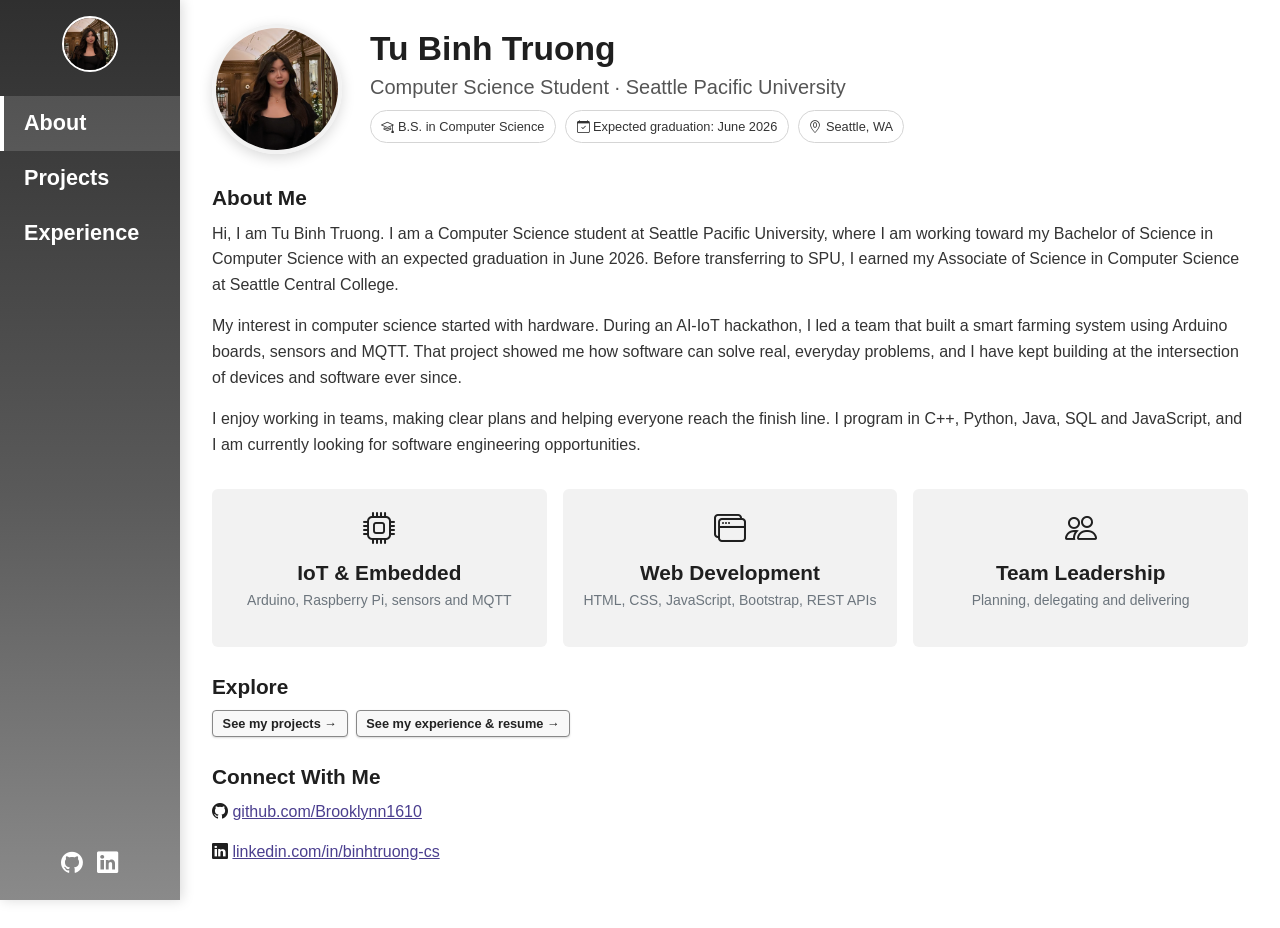
<file: index.html>
<!DOCTYPE html>
<html lang="en">
<head>
<meta charset="UTF-8">
<meta name="viewport" content="width=device-width, initial-scale=1">
<title>About | Tu Binh Truong</title>
<meta name="description" content="Tu Binh Truong, Computer Science student at Seattle Pacific University.">
<link rel="icon" href="images/favicon.svg" type="image/svg+xml">
<!-- Bootstrap 5.3 + Bootstrap Icons (getbootstrap.com) -->
<link href="https://cdn.jsdelivr.net/npm/bootstrap@5.3.3/dist/css/bootstrap.min.css" rel="stylesheet">
<link href="https://cdn.jsdelivr.net/npm/bootstrap-icons@1.11.3/font/bootstrap-icons.min.css" rel="stylesheet">
<link href="css/style.css" rel="stylesheet">
</head>
<body>
<!-- Sidebar navigation (layout based on the SPU ECS portfolio template) -->
<aside class="sidebar">
<a href="index.html" aria-label="Home"><img class="side-avatar" src="images/Screenshot%202026-11-09%20at%203.34.22PM.png" alt="Tu Binh Truong" onerror="this.onerror=null;this.src='images/avatar.svg'"></a>
<nav class="nav flex-column">
<a class="nav-link active" aria-current="page" href="index.html">About</a>
<a class="nav-link" href="projects.html">Projects</a>
<a class="nav-link" href="experience.html">Experience</a>
</nav>
<div class="social">
<a href="https://github.com/Brooklynn1610" target="_blank" rel="noopener" aria-label="GitHub profile"><i class="bi bi-github"></i></a>
<a href="https://www.linkedin.com/in/binhtruong-cs/" target="_blank" rel="noopener" aria-label="LinkedIn profile"><i class="bi bi-linkedin"></i></a>
</div>
</aside>

<main>
<div class="profile-head">
<img src="images/Screenshot%202026-11-09%20at%203.34.22PM.png" alt="Photo of Tu Binh Truong" onerror="this.onerror=null;this.src='images/avatar.svg'">
<div>
<h1>Tu Binh Truong</h1>
<p class="subtitle">Computer Science Student &middot; Seattle Pacific University</p>
<p class="mt-2 mb-0">
<span class="badge-skill"><i class="bi bi-mortarboard"></i> B.S. in Computer Science</span>
<span class="badge-skill"><i class="bi bi-calendar-check"></i> Expected graduation: June 2026</span>
<span class="badge-skill"><i class="bi bi-geo-alt"></i> Seattle, WA</span>
</p>
</div>
</div>

<h2 class="section-title">About Me</h2>
<div class="lead-text">
<p>Hi, I am Tu Binh Truong. I am a Computer Science student at Seattle Pacific University, where I am working toward my Bachelor of Science in Computer Science with an expected graduation in June 2026. Before transferring to SPU, I earned my Associate of Science in Computer Science at Seattle Central College.</p>
<p>My interest in computer science started with hardware. During an AI-IoT hackathon, I led a team that built a smart farming system using Arduino boards, sensors and MQTT. That project showed me how software can solve real, everyday problems, and I have kept building at the intersection of devices and software ever since.</p>
<p>I enjoy working in teams, making clear plans and helping everyone reach the finish line. I program in C++, Python, Java, SQL and JavaScript, and I am currently looking for software engineering opportunities.</p>
</div>

<div class="row g-3 mt-2">
<div class="col-md-4"><div class="info-card h-100 text-center"><i class="bi bi-cpu fs-2"></i><h2 class="h6 mt-2 mb-1">IoT &amp; Embedded</h2><p class="small text-secondary mb-0">Arduino, Raspberry Pi, sensors and MQTT</p></div></div>
<div class="col-md-4"><div class="info-card h-100 text-center"><i class="bi bi-window-stack fs-2"></i><h2 class="h6 mt-2 mb-1">Web Development</h2><p class="small text-secondary mb-0">HTML, CSS, JavaScript, Bootstrap, REST APIs</p></div></div>
<div class="col-md-4"><div class="info-card h-100 text-center"><i class="bi bi-people fs-2"></i><h2 class="h6 mt-2 mb-1">Team Leadership</h2><p class="small text-secondary mb-0">Planning, delegating and delivering</p></div></div>
</div>

<h2 class="section-title">Explore</h2>
<p><a class="btn btn-template me-2" href="projects.html">See my projects &rarr;</a><a class="btn btn-template" href="experience.html">See my experience &amp; resume &rarr;</a></p>

<h2 class="section-title">Connect With Me</h2>
<p class="connect"><i class="bi bi-github"></i> <a href="https://github.com/Brooklynn1610" target="_blank" rel="noopener">github.com/Brooklynn1610</a></p>
<p class="connect"><i class="bi bi-linkedin"></i> <a href="https://www.linkedin.com/in/binhtruong-cs/" target="_blank" rel="noopener">linkedin.com/in/binhtruong-cs</a></p>
</main>

<script src="https://cdn.jsdelivr.net/npm/bootstrap@5.3.3/dist/js/bootstrap.bundle.min.js"></script>
</body>
</html>
</file>
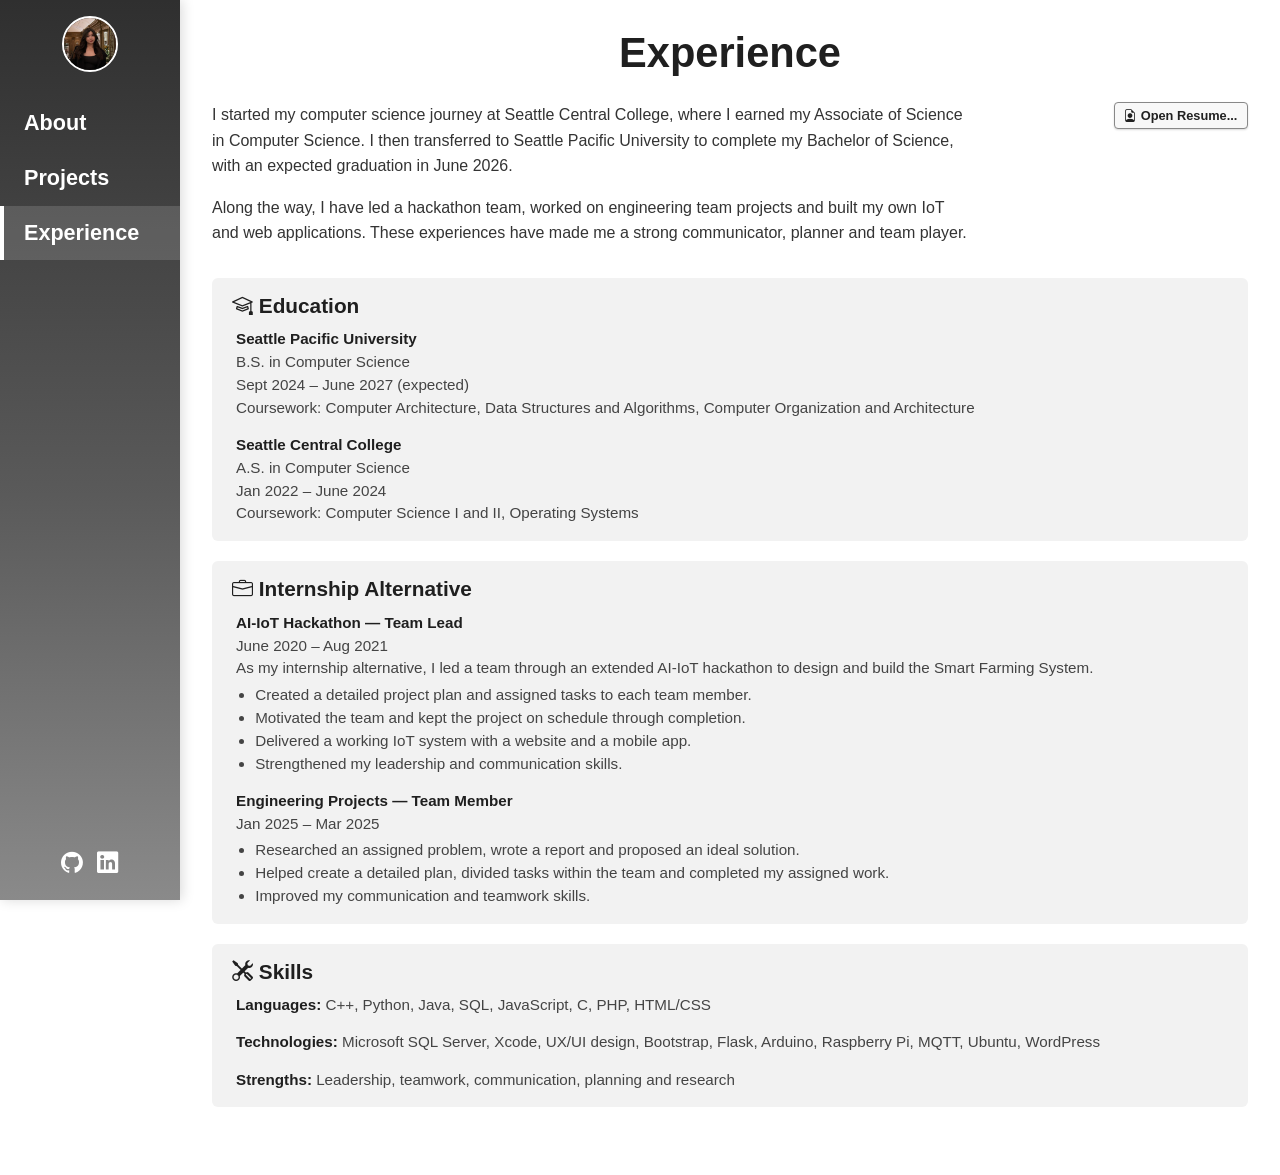
<file: experience.html>
<!DOCTYPE html>
<html lang="en">
<head>
<meta charset="UTF-8">
<meta name="viewport" content="width=device-width, initial-scale=1">
<title>Experience | Tu Binh Truong</title>
<meta name="description" content="Education, experience and resume of Tu Binh Truong.">
<link rel="icon" href="images/favicon.svg" type="image/svg+xml">
<!-- Bootstrap 5.3 + Bootstrap Icons (getbootstrap.com) -->
<link href="https://cdn.jsdelivr.net/npm/bootstrap@5.3.3/dist/css/bootstrap.min.css" rel="stylesheet">
<link href="https://cdn.jsdelivr.net/npm/bootstrap-icons@1.11.3/font/bootstrap-icons.min.css" rel="stylesheet">
<link href="css/style.css" rel="stylesheet">
</head>
<body>
<!-- Sidebar navigation (layout based on the SPU ECS portfolio template) -->
<aside class="sidebar">
<a href="index.html" aria-label="Home"><img class="side-avatar" src="images/Screenshot%202026-11-09%20at%203.34.22PM.png" alt="Tu Binh Truong" onerror="this.onerror=null;this.src='images/avatar.svg'"></a>
<nav class="nav flex-column">
<a class="nav-link" href="index.html">About</a>
<a class="nav-link" href="projects.html">Projects</a>
<a class="nav-link active" aria-current="page" href="experience.html">Experience</a>
</nav>
<div class="social">
<a href="https://github.com/Brooklynn1610" target="_blank" rel="noopener" aria-label="GitHub profile"><i class="bi bi-github"></i></a>
<a href="https://www.linkedin.com/in/binhtruong-cs/" target="_blank" rel="noopener" aria-label="LinkedIn profile"><i class="bi bi-linkedin"></i></a>
</div>
</aside>

<main>
<h1 class="page-title">Experience</h1>
<div class="d-flex flex-wrap justify-content-between align-items-start gap-3 mb-3">
<div class="lead-text flex-grow-1" style="max-width:760px">
<p>I started my computer science journey at Seattle Central College, where I earned my Associate of Science in Computer Science. I then transferred to Seattle Pacific University to complete my Bachelor of Science, with an expected graduation in June 2026.</p>
<p>Along the way, I have led a hackathon team, worked on engineering team projects and built my own IoT and web applications. These experiences have made me a strong communicator, planner and team player.</p>
</div>
<button class="btn btn-template" data-bs-toggle="modal" data-bs-target="#resumeModal"><i class="bi bi-file-earmark-person"></i> Open Resume...</button>
</div>

<div class="info-card">
<h2><i class="bi bi-mortarboard"></i> Education</h2>
<div class="entry"><strong>Seattle Pacific University</strong><br>B.S. in Computer Science<br>Sept 2024 – June 2027 (expected)<br>Coursework: Computer Architecture, Data Structures and Algorithms, Computer Organization and Architecture</div>
<div class="entry"><strong>Seattle Central College</strong><br>A.S. in Computer Science<br>Jan 2022 – June 2024<br>Coursework: Computer Science I and II, Operating Systems</div>
</div>

<div class="info-card">
<h2><i class="bi bi-briefcase"></i> Internship Alternative</h2>
<div class="entry"><strong>AI-IoT Hackathon &mdash; Team Lead</strong><br>June 2020 – Aug 2021<br>As my internship alternative, I led a team through an extended AI-IoT hackathon to design and build the Smart Farming System.
<ul><li>Created a detailed project plan and assigned tasks to each team member.</li><li>Motivated the team and kept the project on schedule through completion.</li><li>Delivered a working IoT system with a website and a mobile app.</li><li>Strengthened my leadership and communication skills.</li></ul></div>
<div class="entry"><strong>Engineering Projects &mdash; Team Member</strong><br>Jan 2025 – Mar 2025
<ul><li>Researched an assigned problem, wrote a report and proposed an ideal solution.</li><li>Helped create a detailed plan, divided tasks within the team and completed my assigned work.</li><li>Improved my communication and teamwork skills.</li></ul></div>
</div>

<div class="info-card">
<h2><i class="bi bi-tools"></i> Skills</h2>
<div class="entry"><strong>Languages:</strong> C++, Python, Java, SQL, JavaScript, C, PHP, HTML/CSS</div>
<div class="entry"><strong>Technologies:</strong> Microsoft SQL Server, Xcode, UX/UI design, Bootstrap, Flask, Arduino, Raspberry Pi, MQTT, Ubuntu, WordPress</div>
<div class="entry"><strong>Strengths:</strong> Leadership, teamwork, communication, planning and research</div>
</div>
</main>

<!-- Resume modal (Bootstrap modal component) -->
<div class="modal fade" id="resumeModal" tabindex="-1" aria-labelledby="resumeLabel" aria-hidden="true">
<div class="modal-dialog modal-lg modal-dialog-scrollable"><div class="modal-content">
<div class="modal-header"><h3 class="modal-title fs-5" id="resumeLabel">Resume &mdash; Tu Binh Truong</h3><button type="button" class="btn-close" data-bs-dismiss="modal" aria-label="Close"></button></div>
<div class="modal-body resume-doc">
<div class="text-center"><h2 class="fw-bold mb-0">Tu Binh Truong</h2><p class="text-secondary">Computer Science Student &middot; Seattle, WA</p></div>
<h3>Experience</h3>
<div class="row-head"><span>AI-IoT Hackathon &mdash; Team Lead</span><span>June 2020 – Aug 2021</span></div>
<ul><li>Led a team to build an IT project.</li><li>Made a detailed plan, assigned tasks to team members and motivated others to complete the project.</li><li>Enhanced my leadership and communication skills.</li></ul>
<div class="row-head"><span>Engineering Projects</span><span>Jan 2025 – Mar 2025</span></div>
<ul><li>Conducted research, wrote a report about the given problem and proposed an ideal solution.</li><li>Made a detailed plan, assigned tasks to team members and completed the assigned work.</li><li>Enhanced my communication and teamwork skills.</li></ul>
<h3>Education</h3>
<div class="row-head"><span>Seattle Pacific University, B.S. in Computer Science</span><span>Sept 2024 – June 2026</span></div>
<ul><li>Coursework: Computer Architecture, Data Structures and Algorithms, Computer Organization and Architecture</li></ul>
<div class="row-head"><span>Seattle Central College, A.S. in Computer Science</span><span>Jan 2022 – June 2024</span></div>
<ul><li>Coursework: Computer Science I and II, Operating Systems</li></ul>
<h3>Projects</h3>
<div class="row-head"><span>Smart Farming System | C, MQTT, Ubuntu, Arduino</span><span>June 2020 – Aug 2021</span></div>
<ul><li>Created an IoT system for farms and gardens, controlled by an Arduino connected to several sensors.</li><li>Implemented an open-source website for users to monitor plant temperature and humidity.</li><li>Implemented an open-source mobile app to monitor and control the water pump, lights and fan.</li></ul>
<div class="row-head"><span>Sokucom | HTML, CSS, JavaScript, PHP, WordPress</span><span>June 2023 – Aug 2023</span></div>
<ul><li>Created a website for the project using essential web tools.</li><li>Called an API to issue a client ID and password for system access.</li><li>Built a landing page that helps clients understand the software.</li></ul>
<div class="row-head"><span>Smart Home Automation System | HTML, CSS, JavaScript, SQL</span><span>July 2022 – Aug 2024</span></div>
<ul><li>Designed a system to control household appliances remotely using a mobile app.</li><li>Integrated motion, temperature and light sensors with a Raspberry Pi to automate lighting and temperature.</li><li>Built a Flask back end for user authentication and encrypted data transmission.</li><li>Implemented a responsive front end.</li></ul>
<div class="row-head"><span>AcademiaOS | UX/UI, SQL</span><span>Jan 2025 – Mar 2025</span></div>
<ul><li>Created an offline application for students and workers to schedule events.</li><li>Added a mood tracker, a daily summary and reminders for important days.</li></ul>
<h3>Technologies</h3>
<ul><li><strong>Languages:</strong> C++, Python, Java, SQL, JavaScript</li><li><strong>Technologies:</strong> Microsoft SQL Server, Xcode, UX/UI</li></ul>
</div>
<div class="modal-footer"><button class="btn btn-template" onclick="window.print()"><i class="bi bi-printer"></i> Print</button><button type="button" class="btn btn-secondary btn-sm" data-bs-dismiss="modal">Close</button></div>
</div></div>
</div>

<script src="https://cdn.jsdelivr.net/npm/bootstrap@5.3.3/dist/js/bootstrap.bundle.min.js"></script>
</body>
</html>
</file>
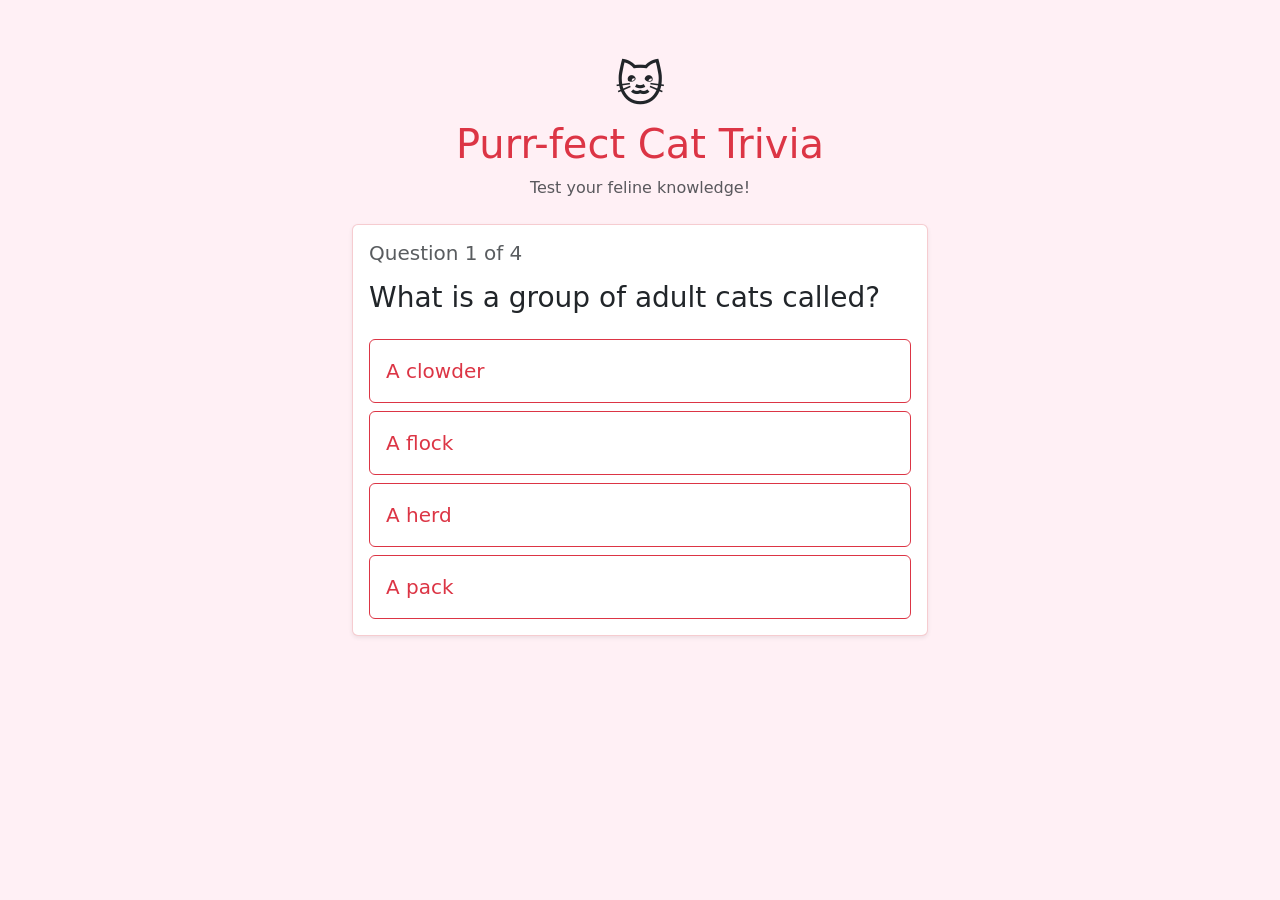
<file: game.html>
<!DOCTYPE html>
<html lang="en">
<head>
    <meta charset="UTF-8">
    <meta name="viewport" content="width=device-width, initial-scale=1.0">
    <title>Purr-fect Cat Trivia</title>
    <link href="https://cdn.jsdelivr.net/npm/bootstrap@5.3.0/dist/css/bootstrap.min.css" rel="stylesheet">
    <style>
        body {
            /* A soft, playful background color */
            background-color: #fff0f5; 
        }
        .quiz-container {
            max-width: 600px;
            margin: 0 auto;
        }
        .cat-icon {
            font-size: 3rem;
        }
    </style>
</head>
<body>

<div class="container mt-5 quiz-container">
    <div class="text-center mb-4">
        <div class="cat-icon">🐱</div>
        <h1 class="text-danger">Purr-fect Cat Trivia</h1>
        <p class="text-muted">Test your feline knowledge!</p>
    </div>
    
    <div class="card shadow-sm border-danger border-opacity-25" id="game-card">
        <div class="card-body">
            <h5 class="card-title text-muted">Question <span id="question-number">1</span> of <span id="total-questions">3</span></h5>
            <h3 class="card-text mt-3 mb-4" id="question-text">Loading question...</h3>
            
            <div id="options-container" class="d-grid gap-2">
                </div>
        </div>
    </div>

    <div class="card shadow-sm border-danger border-opacity-25 d-none" id="result-card">
        <div class="card-body text-center">
            <div class="cat-icon mb-2">🐾</div>
            <h2 class="card-title mb-3">Game Over!</h2>
            <h4 class="mb-4">You scored <span id="score" class="text-success fw-bold">0</span> out of <span id="final-total">4</span>.</h4>
            <button class="btn btn-danger btn-lg" onclick="startGame()">Play Again</button>
        </div>
    </div>
</div>

<script>
    const jsonString = `[
        {
            "question": "What is a group of adult cats called?",
            "options": ["A clowder", "A flock", "A herd", "A pack"],
            "correctIndex": 0
        },
        {
            "question": "How many toes does a cat usually have on their front paws?",
            "options": ["Four", "Five", "Six", "Seven"],
            "correctIndex": 1
        },
        {
            "question": "What primary function do a cat's whiskers serve?",
            "options": ["Enhancing their sense of smell", "Showing affection", "Spatial awareness and balance", "Regulating body temperature"],
            "correctIndex": 2
        },
        {
            "question": "Which of these famous fictional cats is known for loving lasagna?",
            "options": ["Tom", "Sylvester", "Felix", "Garfield"],
            "correctIndex": 3
        }
    ]`;

    const quizData = JSON.parse(jsonString);

    let currentQuestionIndex = 0;
    let score = 0;

    // 4. DOM Elements
    const gameCard = document.getElementById('game-card');
    const resultCard = document.getElementById('result-card');
    const questionText = document.getElementById('question-text');
    const optionsContainer = document.getElementById('options-container');
    const questionNumberSpan = document.getElementById('question-number');
    const totalQuestionsSpan = document.getElementById('total-questions');
    const scoreSpan = document.getElementById('score');
    const finalTotalSpan = document.getElementById('final-total');

    function startGame() {
        currentQuestionIndex = 0;
        score = 0;
        
        // Setup UI
        totalQuestionsSpan.innerText = quizData.length;
        finalTotalSpan.innerText = quizData.length;
        gameCard.classList.remove('d-none');
        resultCard.classList.add('d-none');
        
        loadQuestion();
    }

   
    function loadQuestion() {
        const currentQuestion = quizData[currentQuestionIndex];
    
        questionText.innerText = currentQuestion.question;
        questionNumberSpan.innerText = currentQuestionIndex + 1;
        
   
        optionsContainer.innerHTML = '';
        
       
        currentQuestion.options.forEach((option, index) => {
            const button = document.createElement('button');
            button.classList.add('btn', 'btn-outline-danger', 'text-start', 'fs-5', 'p-3');
            button.innerText = option;
            button.onclick = () => checkAnswer(index);
            optionsContainer.appendChild(button);
        });
    }

    
    function checkAnswer(selectedIndex) {
        const currentQuestion = quizData[currentQuestionIndex];
        
        if (selectedIndex === currentQuestion.correctIndex) {
            score++;
        }
        
        currentQuestionIndex++;
        
        if (currentQuestionIndex < quizData.length) {
            loadQuestion();
        } else {
            showResults();
        }
    }

    function showResults() {
        gameCard.classList.add('d-none');
        resultCard.classList.remove('d-none');
        scoreSpan.innerText = score;
    }

    document.addEventListener('DOMContentLoaded', startGame);
</script>

<script src="https://cdn.jsdelivr.net/npm/bootstrap@5.3.0/dist/js/bootstrap.bundle.min.js"></script>
</body>
</html>
</file>
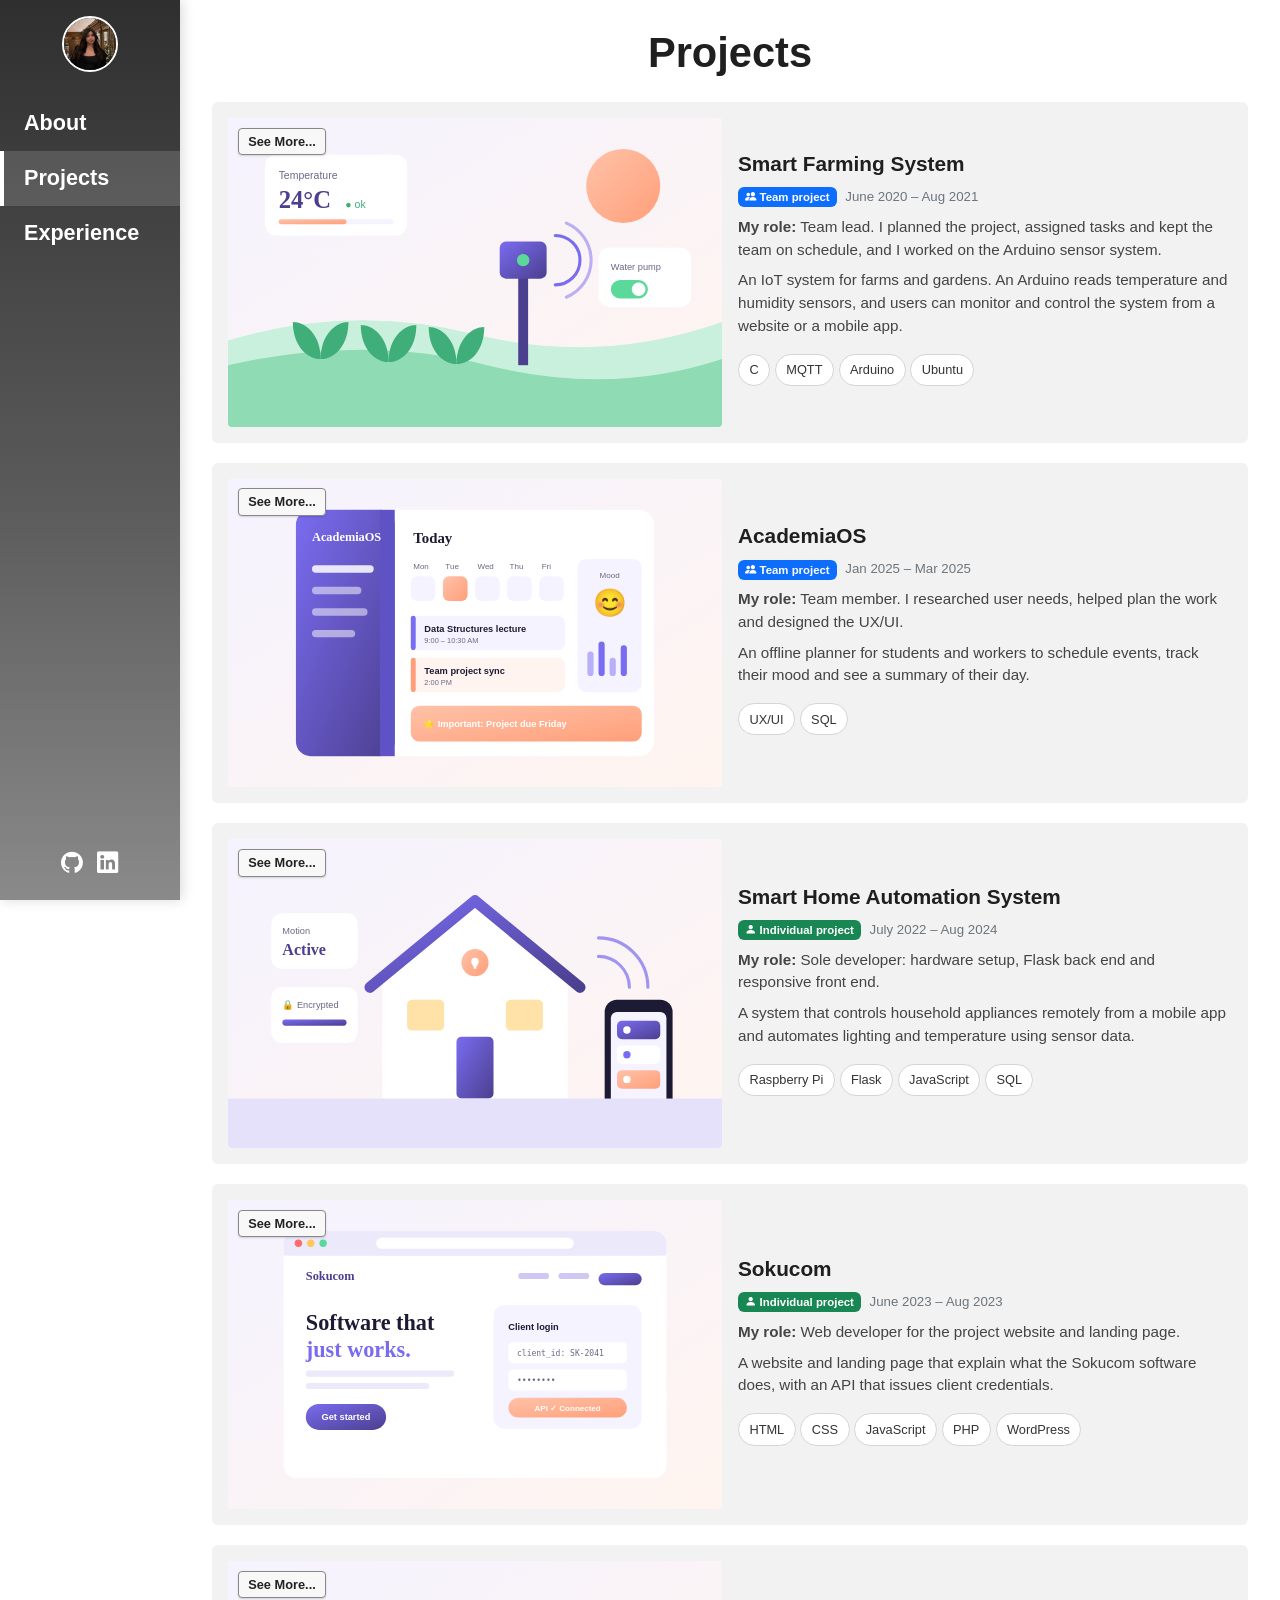
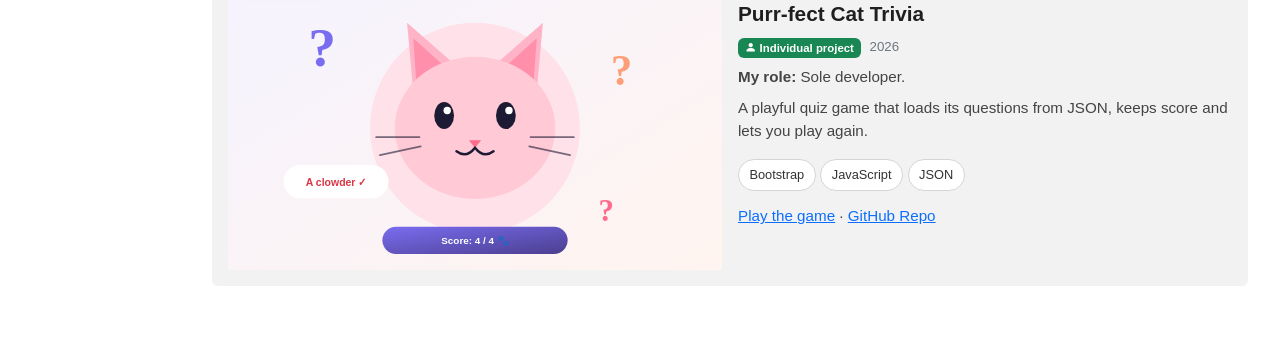
<file: projects.html>
<!DOCTYPE html>
<html lang="en">
<head>
<meta charset="UTF-8">
<meta name="viewport" content="width=device-width, initial-scale=1">
<title>Projects | Tu Binh Truong</title>
<meta name="description" content="Projects by Tu Binh Truong.">
<link rel="icon" href="images/favicon.svg" type="image/svg+xml">
<!-- Bootstrap 5.3 + Bootstrap Icons (getbootstrap.com) -->
<link href="https://cdn.jsdelivr.net/npm/bootstrap@5.3.3/dist/css/bootstrap.min.css" rel="stylesheet">
<link href="https://cdn.jsdelivr.net/npm/bootstrap-icons@1.11.3/font/bootstrap-icons.min.css" rel="stylesheet">
<link href="css/style.css" rel="stylesheet">
</head>
<body>
<!-- Sidebar navigation (layout based on the SPU ECS portfolio template) -->
<aside class="sidebar">
<a href="index.html" aria-label="Home"><img class="side-avatar" src="images/Screenshot%202026-11-09%20at%203.34.22PM.png" alt="Tu Binh Truong" onerror="this.onerror=null;this.src='images/avatar.svg'"></a>
<nav class="nav flex-column">
<a class="nav-link" href="index.html">About</a>
<a class="nav-link active" aria-current="page" href="projects.html">Projects</a>
<a class="nav-link" href="experience.html">Experience</a>
</nav>
<div class="social">
<a href="https://github.com/Brooklynn1610" target="_blank" rel="noopener" aria-label="GitHub profile"><i class="bi bi-github"></i></a>
<a href="https://www.linkedin.com/in/binhtruong-cs/" target="_blank" rel="noopener" aria-label="LinkedIn profile"><i class="bi bi-linkedin"></i></a>
</div>
</aside>

<main>
<h1 class="page-title">Projects</h1>

<div class="project-card">
<div class="row g-3 align-items-center">
<div class="col-md-6"><div class="thumb">
<img src="images/smart-farm.svg" alt="Smart Farming System illustration" loading="lazy">
<button class="btn btn-template" data-bs-toggle="modal" data-bs-target="#m-farm">See More...</button>
</div></div>
<div class="col-md-6">
<h2>Smart Farming System</h2>
<p class="mb-2"><span class="badge text-bg-primary"><i class="bi bi-people-fill"></i> Team project</span> <span class="small text-secondary ms-1">June 2020 – Aug 2021</span></p>
<p class="mb-2"><strong>My role:</strong> Team lead. I planned the project, assigned tasks and kept the team on schedule, and I worked on the Arduino sensor system.</p>
<p>An IoT system for farms and gardens. An Arduino reads temperature and humidity sensors, and users can monitor and control the system from a website or a mobile app.</p>
<div><span class="badge-skill">C</span><span class="badge-skill">MQTT</span><span class="badge-skill">Arduino</span><span class="badge-skill">Ubuntu</span></div>

</div>
</div>
</div>
<div class="modal fade" id="m-farm" tabindex="-1" aria-labelledby="m-farm-label" aria-hidden="true">
<div class="modal-dialog modal-lg modal-dialog-centered"><div class="modal-content">
<div class="modal-header"><h3 class="modal-title fs-5" id="m-farm-label">Smart Farming System</h3><button type="button" class="btn-close" data-bs-dismiss="modal" aria-label="Close"></button></div>
<div class="modal-body">
<img src="images/smart-farm.svg" class="img-fluid rounded mb-3" alt="Smart Farming System illustration">
<p class="mb-2"><strong>Team project</strong> &middot; June 2020 – Aug 2021</p>
<ul><li>Built during an AI-IoT hackathon, where I led the team.</li><li>Arduino connected to several sensors, communicating over MQTT on Ubuntu.</li><li>Open-source website to monitor plant temperature and humidity.</li><li>Open-source mobile app to control the water pump, lights and fan.</li></ul>
</div>
</div></div>
</div>

<div class="project-card">
<div class="row g-3 align-items-center">
<div class="col-md-6"><div class="thumb">
<img src="images/academiaos.svg" alt="AcademiaOS illustration" loading="lazy">
<button class="btn btn-template" data-bs-toggle="modal" data-bs-target="#m-academia">See More...</button>
</div></div>
<div class="col-md-6">
<h2>AcademiaOS</h2>
<p class="mb-2"><span class="badge text-bg-primary"><i class="bi bi-people-fill"></i> Team project</span> <span class="small text-secondary ms-1">Jan 2025 – Mar 2025</span></p>
<p class="mb-2"><strong>My role:</strong> Team member. I researched user needs, helped plan the work and designed the UX/UI.</p>
<p>An offline planner for students and workers to schedule events, track their mood and see a summary of their day.</p>
<div><span class="badge-skill">UX/UI</span><span class="badge-skill">SQL</span></div>

</div>
</div>
</div>
<div class="modal fade" id="m-academia" tabindex="-1" aria-labelledby="m-academia-label" aria-hidden="true">
<div class="modal-dialog modal-lg modal-dialog-centered"><div class="modal-content">
<div class="modal-header"><h3 class="modal-title fs-5" id="m-academia-label">AcademiaOS</h3><button type="button" class="btn-close" data-bs-dismiss="modal" aria-label="Close"></button></div>
<div class="modal-body">
<img src="images/academiaos.svg" class="img-fluid rounded mb-3" alt="AcademiaOS illustration">
<p class="mb-2"><strong>Team project</strong> &middot; Jan 2025 – Mar 2025</p>
<ul><li>Event scheduling for classes, work and personal plans.</li><li>Mood tracker and a daily summary feature.</li><li>Reminders that announce important days.</li></ul>
</div>
</div></div>
</div>

<div class="project-card">
<div class="row g-3 align-items-center">
<div class="col-md-6"><div class="thumb">
<img src="images/smart-home.svg" alt="Smart Home Automation System illustration" loading="lazy">
<button class="btn btn-template" data-bs-toggle="modal" data-bs-target="#m-home">See More...</button>
</div></div>
<div class="col-md-6">
<h2>Smart Home Automation System</h2>
<p class="mb-2"><span class="badge text-bg-success"><i class="bi bi-person-fill"></i> Individual project</span> <span class="small text-secondary ms-1">July 2022 – Aug 2024</span></p>
<p class="mb-2"><strong>My role:</strong> Sole developer: hardware setup, Flask back end and responsive front end.</p>
<p>A system that controls household appliances remotely from a mobile app and automates lighting and temperature using sensor data.</p>
<div><span class="badge-skill">Raspberry Pi</span><span class="badge-skill">Flask</span><span class="badge-skill">JavaScript</span><span class="badge-skill">SQL</span></div>

</div>
</div>
</div>
<div class="modal fade" id="m-home" tabindex="-1" aria-labelledby="m-home-label" aria-hidden="true">
<div class="modal-dialog modal-lg modal-dialog-centered"><div class="modal-content">
<div class="modal-header"><h3 class="modal-title fs-5" id="m-home-label">Smart Home Automation System</h3><button type="button" class="btn-close" data-bs-dismiss="modal" aria-label="Close"></button></div>
<div class="modal-body">
<img src="images/smart-home.svg" class="img-fluid rounded mb-3" alt="Smart Home Automation System illustration">
<p class="mb-2"><strong>Individual project</strong> &middot; July 2022 – Aug 2024</p>
<ul><li>Motion, temperature and light sensors connected to a Raspberry Pi collect real-time data.</li><li>Automated tasks such as lighting control and temperature regulation.</li><li>Flask back end manages user authentication.</li><li>Encrypted data transmission improves security.</li></ul>
</div>
</div></div>
</div>

<div class="project-card">
<div class="row g-3 align-items-center">
<div class="col-md-6"><div class="thumb">
<img src="images/sokucom.svg" alt="Sokucom illustration" loading="lazy">
<button class="btn btn-template" data-bs-toggle="modal" data-bs-target="#m-soku">See More...</button>
</div></div>
<div class="col-md-6">
<h2>Sokucom</h2>
<p class="mb-2"><span class="badge text-bg-success"><i class="bi bi-person-fill"></i> Individual project</span> <span class="small text-secondary ms-1">June 2023 – Aug 2023</span></p>
<p class="mb-2"><strong>My role:</strong> Web developer for the project website and landing page.</p>
<p>A website and landing page that explain what the Sokucom software does, with an API that issues client credentials.</p>
<div><span class="badge-skill">HTML</span><span class="badge-skill">CSS</span><span class="badge-skill">JavaScript</span><span class="badge-skill">PHP</span><span class="badge-skill">WordPress</span></div>

</div>
</div>
</div>
<div class="modal fade" id="m-soku" tabindex="-1" aria-labelledby="m-soku-label" aria-hidden="true">
<div class="modal-dialog modal-lg modal-dialog-centered"><div class="modal-content">
<div class="modal-header"><h3 class="modal-title fs-5" id="m-soku-label">Sokucom</h3><button type="button" class="btn-close" data-bs-dismiss="modal" aria-label="Close"></button></div>
<div class="modal-body">
<img src="images/sokucom.svg" class="img-fluid rounded mb-3" alt="Sokucom illustration">
<p class="mb-2"><strong>Individual project</strong> &middot; June 2023 – Aug 2023</p>
<ul><li>Landing page that helps clients understand the software.</li><li>API call that issues a client ID and password for system access.</li><li>Built with HTML, CSS, JavaScript, PHP and WordPress.</li></ul>
</div>
</div></div>
</div>

<div class="project-card">
<div class="row g-3 align-items-center">
<div class="col-md-6"><div class="thumb">
<img src="images/cat-trivia.svg" alt="Purr-fect Cat Trivia illustration" loading="lazy">
<button class="btn btn-template" data-bs-toggle="modal" data-bs-target="#m-cat">See More...</button>
</div></div>
<div class="col-md-6">
<h2>Purr-fect Cat Trivia</h2>
<p class="mb-2"><span class="badge text-bg-success"><i class="bi bi-person-fill"></i> Individual project</span> <span class="small text-secondary ms-1">2026</span></p>
<p class="mb-2"><strong>My role:</strong> Sole developer.</p>
<p>A playful quiz game that loads its questions from JSON, keeps score and lets you play again.</p>
<div><span class="badge-skill">Bootstrap</span><span class="badge-skill">JavaScript</span><span class="badge-skill">JSON</span></div>
<p class="mt-2 mb-0"><a href="game.html">Play the game</a> &middot; <a href="https://github.com/Brooklynn1610/Brooklynn1610.github.io" target="_blank" rel="noopener">GitHub Repo</a></p>
</div>
</div>
</div>
<div class="modal fade" id="m-cat" tabindex="-1" aria-labelledby="m-cat-label" aria-hidden="true">
<div class="modal-dialog modal-lg modal-dialog-centered"><div class="modal-content">
<div class="modal-header"><h3 class="modal-title fs-5" id="m-cat-label">Purr-fect Cat Trivia</h3><button type="button" class="btn-close" data-bs-dismiss="modal" aria-label="Close"></button></div>
<div class="modal-body">
<img src="images/cat-trivia.svg" class="img-fluid rounded mb-3" alt="Purr-fect Cat Trivia illustration">
<p class="mb-2"><strong>Individual project</strong> &middot; 2026</p>
<ul><li>Questions stored as JSON and parsed at runtime.</li><li>Bootstrap cards and buttons for a clean, responsive layout.</li><li>Score summary and a Play Again button.</li></ul>
</div>
</div></div>
</div>
</main>

<script src="https://cdn.jsdelivr.net/npm/bootstrap@5.3.3/dist/js/bootstrap.bundle.min.js"></script>
</body>
</html>
</file>
<file: css/style.css>
/* Tu Binh Truong — Portfolio
   Layout modeled on the SPU ECS portfolio template (github.com/DennisVickers/SPU_ECS_Template)
   and built with Bootstrap 5.3 (modal, carousel, grid and utilities from getbootstrap.com examples). */

:root {
  --side-w: 180px;
  --card-bg: #f2f2f2;
  --ink: #1f1f1f;
  --muted: #555;
  --accent: #4b3f8f;
}

body {
  font-family: "Helvetica Neue", Helvetica, Arial, sans-serif;
  color: var(--ink);
  background: #fff;
}

/* ---------- Sidebar ---------- */
.sidebar {
  position: fixed; top: 0; left: 0; bottom: 0; width: var(--side-w);
  background: linear-gradient(180deg, #2f2f2f 0%, #5a5a5a 55%, #8a8a8a 100%);
  display: flex; flex-direction: column; align-items: stretch;
  padding: 1rem 0 1.25rem; z-index: 1030;
  box-shadow: 2px 0 12px rgba(0,0,0,.15);
}
.sidebar .side-avatar {
  width: 56px; height: 56px; border-radius: 50%; border: 2px solid #fff;
  object-fit: cover; background: #fff; display: block; margin: 0 auto 1.5rem;
}
.sidebar .nav-link {
  color: #fff; font-weight: 700; font-size: 1.35rem; padding: .7rem 1.25rem;
  border-left: 4px solid transparent; transition: background .2s, border-color .2s;
}
.sidebar .nav-link:hover { background: rgba(255,255,255,.1); color: #fff; }
.sidebar .nav-link.active { border-left-color: #fff; background: rgba(255,255,255,.14); }
.sidebar .social { margin-top: auto; text-align: center; }
.sidebar .social a { color: #fff; font-size: 1.35rem; margin: 0 .3rem; }
.sidebar .social a:hover { opacity: .75; }

/* ---------- Main ---------- */
main { margin-left: var(--side-w); padding: 1.5rem 2rem 3rem; max-width: 1100px; }
.page-title { font-weight: 700; font-size: 2.6rem; text-align: center; margin: .25rem 0 1.5rem; }

.profile-head { display: flex; align-items: center; gap: 1.75rem; margin-bottom: 2rem; flex-wrap: wrap; }
.profile-head img { width: 130px; height: 130px; border-radius: 50%; object-fit: cover; border: 4px solid var(--card-bg);
  box-shadow: 0 4px 14px rgba(0,0,0,.15); }
.profile-head h1 { font-weight: 700; font-size: 2.1rem; margin: 0; }
.profile-head .subtitle { font-size: 1.25rem; color: var(--muted); margin: .2rem 0 0; }

.section-title { font-weight: 700; font-size: 1.3rem; margin: 1.75rem 0 .6rem; }
.lead-text p { color: #333; line-height: 1.6; }

.info-card {
  background: var(--card-bg); border-radius: 6px; padding: 1rem 1.25rem; margin-bottom: 1.25rem;
  transition: box-shadow .2s;
}
.info-card:hover { box-shadow: 0 6px 18px rgba(0,0,0,.08); }
.info-card h2 { font-weight: 700; font-size: 1.3rem; margin-bottom: .6rem; }
.info-card .entry { color: #444; font-size: .95rem; line-height: 1.5; margin-bottom: .9rem; padding-left: .25rem; }
.info-card .entry:last-child { margin-bottom: 0; }
.info-card .entry strong { color: var(--ink); }
.info-card ul { margin: .25rem 0 0; padding-left: 1.2rem; }

/* Project cards */
.project-card { background: var(--card-bg); border-radius: 6px; padding: 1rem; margin-bottom: 1.25rem; }
.project-card .thumb { position: relative; }
.project-card .thumb img { width: 100%; border-radius: 4px; aspect-ratio: 16/10; object-fit: cover; background: #fff; }
.project-card .thumb .btn { position: absolute; top: .6rem; left: .6rem; }
.project-card h2 { font-weight: 700; font-size: 1.3rem; }
.project-card p { color: #444; font-size: .95rem; }
.badge-skill { background: #fff; color: #333; border: 1px solid #d5d5d5; font-weight: 500; font-size: .8rem;
  padding: .35rem .65rem; border-radius: 999px; display: inline-block; margin: 0 .3rem .4rem 0; }
.btn-template { font-size: .8rem; font-weight: 600; background: #f8f8f8; border: 1px solid #888; color: #222;
  padding: .2rem .6rem; border-radius: 4px; box-shadow: 0 1px 2px rgba(0,0,0,.15); }
.btn-template:hover { background: #fff; border-color: #333; }

.connect a { color: var(--accent); }

/* Resume modal */
.resume-doc h3 { font-size: 1.05rem; font-weight: 700; border-bottom: 2px solid #ddd; padding-bottom: .25rem; margin-top: 1.25rem; }
.resume-doc .row-head { display: flex; justify-content: space-between; flex-wrap: wrap; font-weight: 600; }
.resume-doc .row-head span:last-child { color: var(--muted); font-weight: 400; font-size: .9rem; }
.resume-doc ul { font-size: .93rem; color: #333; }

footer.site-foot { margin-left: var(--side-w); padding: 1rem 2rem 2rem; color: #888; font-size: .85rem; }

/* ---------- Mobile: sidebar becomes a top bar ---------- */
@media (max-width: 767.98px) {
  .sidebar { position: sticky; width: 100%; height: auto; bottom: auto; flex-direction: row; align-items: center;
    padding: .5rem .75rem; background: linear-gradient(90deg, #2f2f2f, #6a6a6a); }
  .sidebar .side-avatar { width: 40px; height: 40px; margin: 0 .5rem 0 0; }
  .sidebar .nav { flex-direction: row !important; }
  .sidebar .nav-link { font-size: 1rem; padding: .4rem .6rem; border-left: 0; border-bottom: 3px solid transparent; }
  .sidebar .nav-link.active { border-bottom-color: #fff; }
  .sidebar .social { margin: 0 0 0 auto; }
  main, footer.site-foot { margin-left: 0; padding-inline: 1rem; }
  .profile-head { justify-content: center; text-align: center; }
}
</file>
